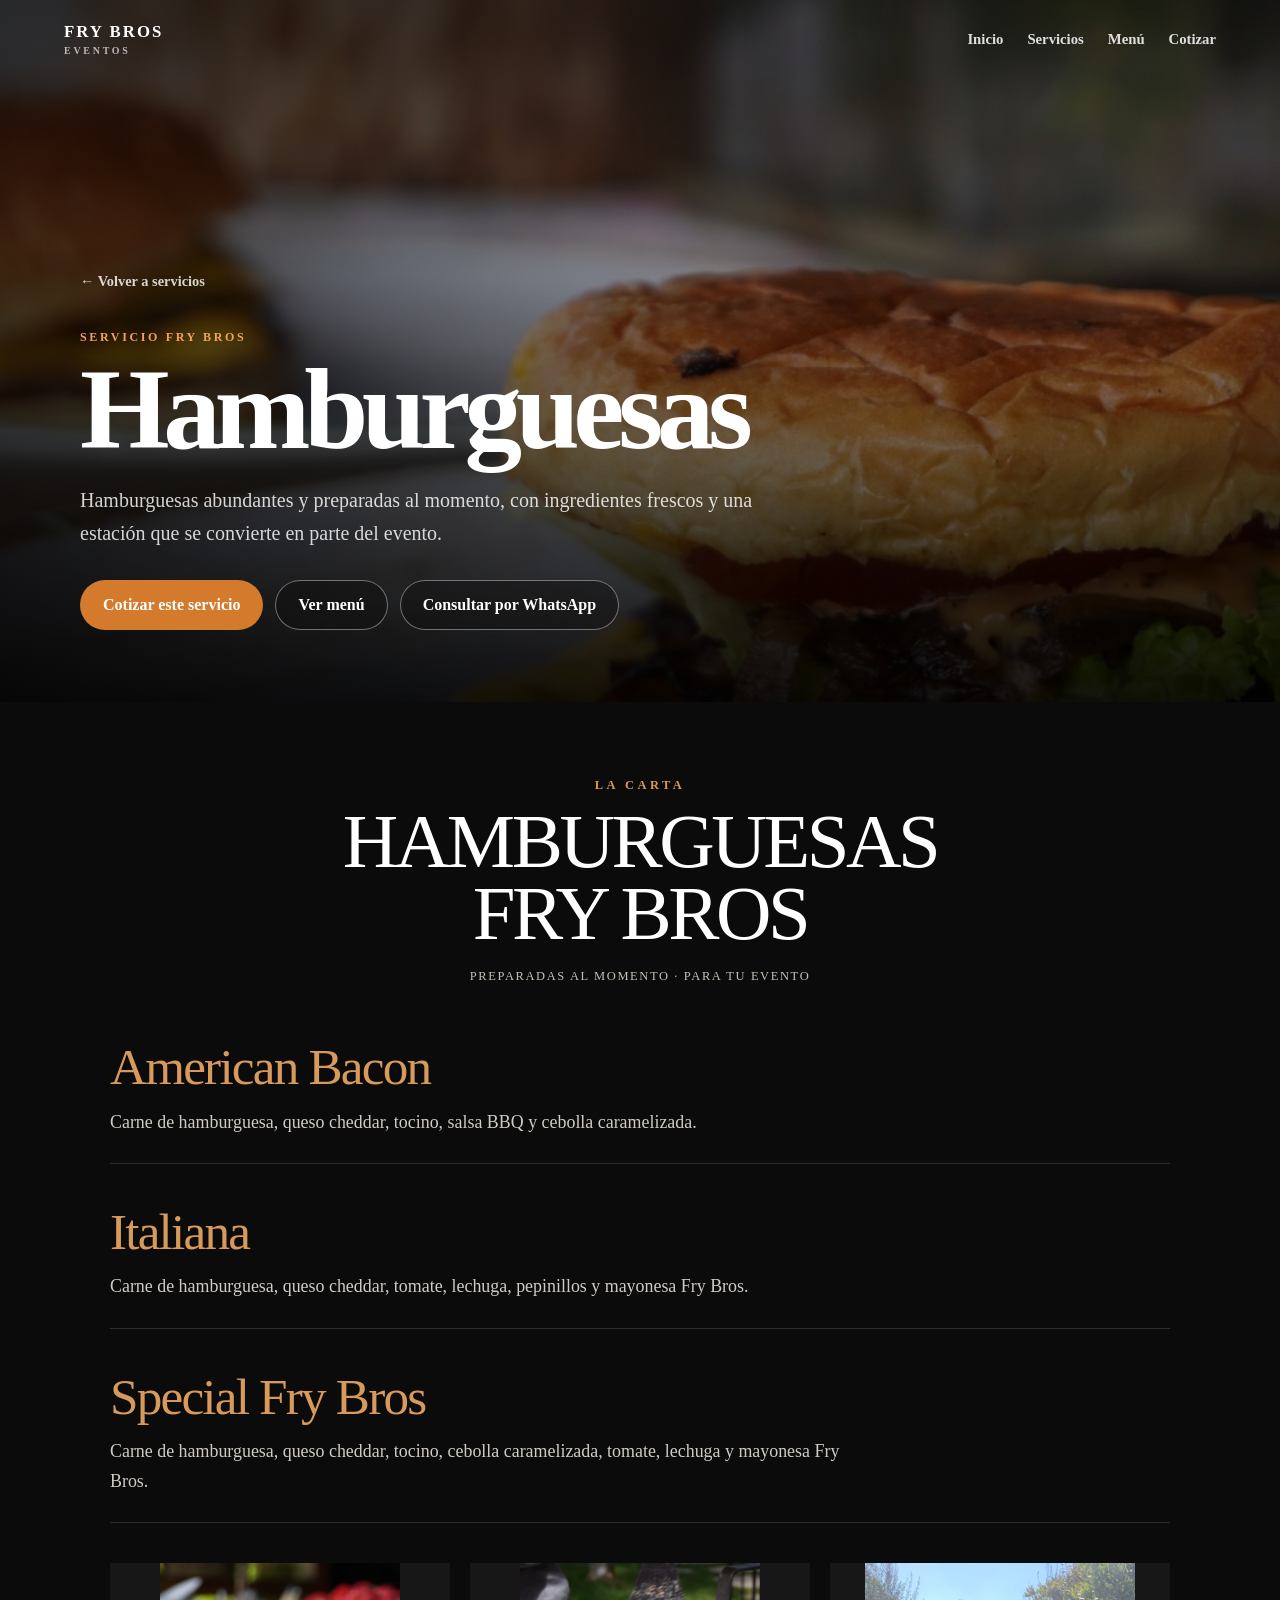
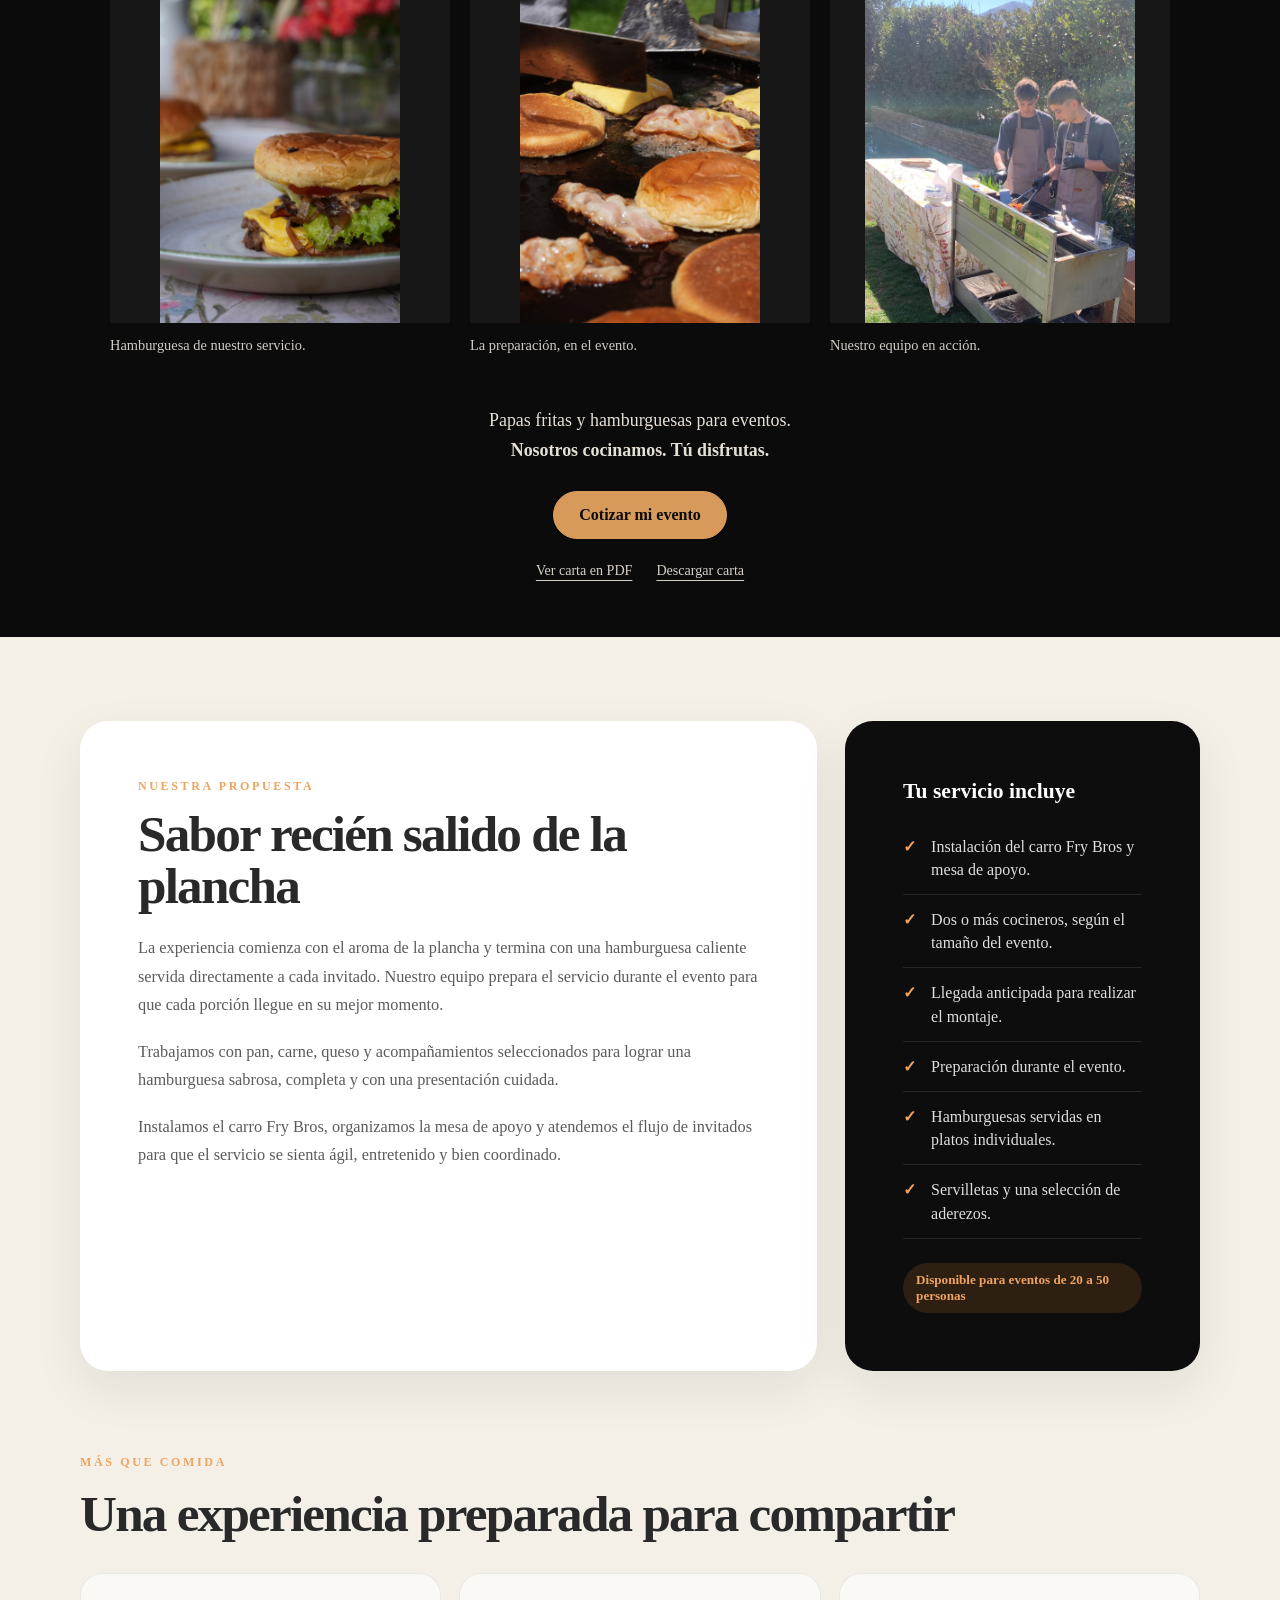
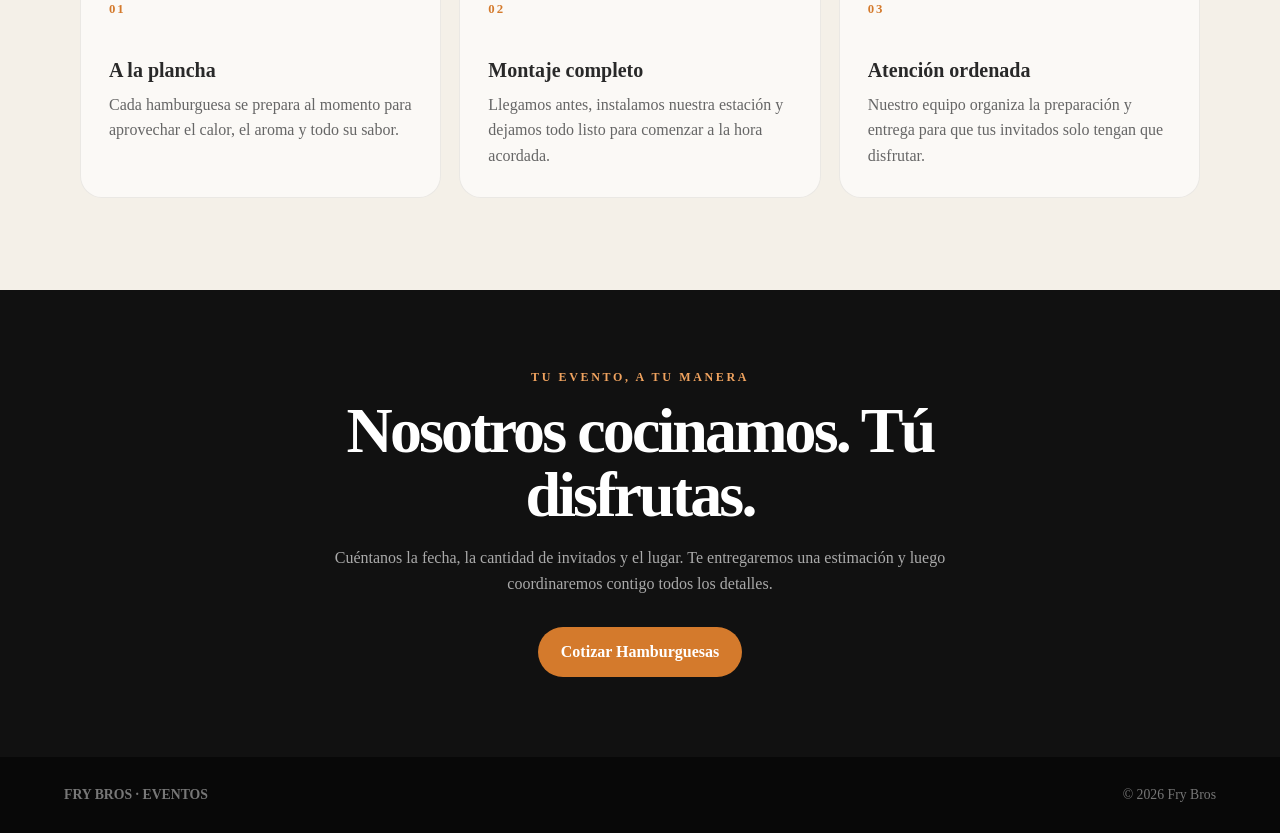
<file: pages/hamburguesas.html>
<!DOCTYPE html>
<html lang="es">
<head>
  <meta charset="UTF-8">
  <meta name="viewport" content="width=device-width, initial-scale=1.0">
  <meta name="description" content="Servicio de hamburguesas preparadas al momento para eventos con Fry Bros.">
  <title>Hamburguesas | Fry Bros Eventos</title>
  <link rel="stylesheet" href="../css/detalle-servicio.css">
  <link rel="stylesheet" href="../css/menu-hamburguesas.css">
</head>
<body class="detalle-body" data-servicio="hamburguesas">
  <div id="detalle-servicio"></div>
  <script src="../js/detalle-servicio.js"></script>
</body>
</html>
</file>
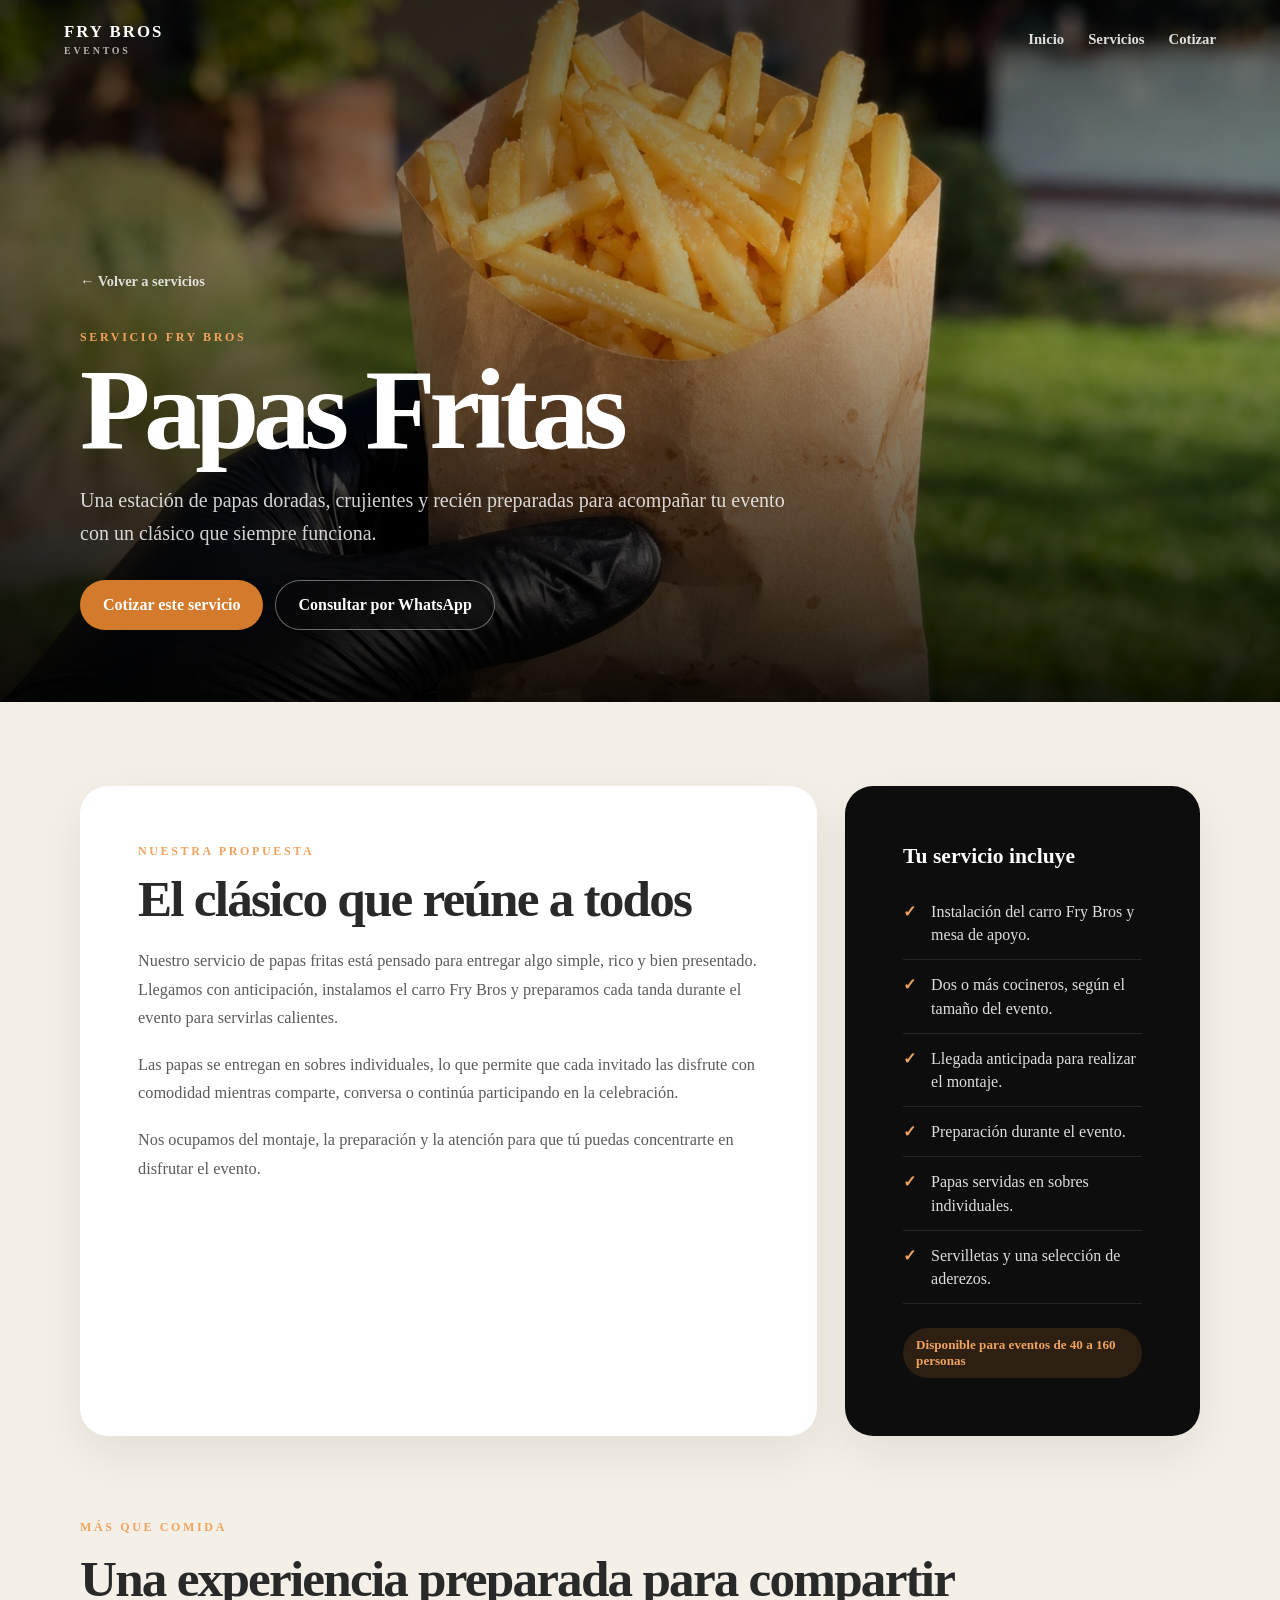
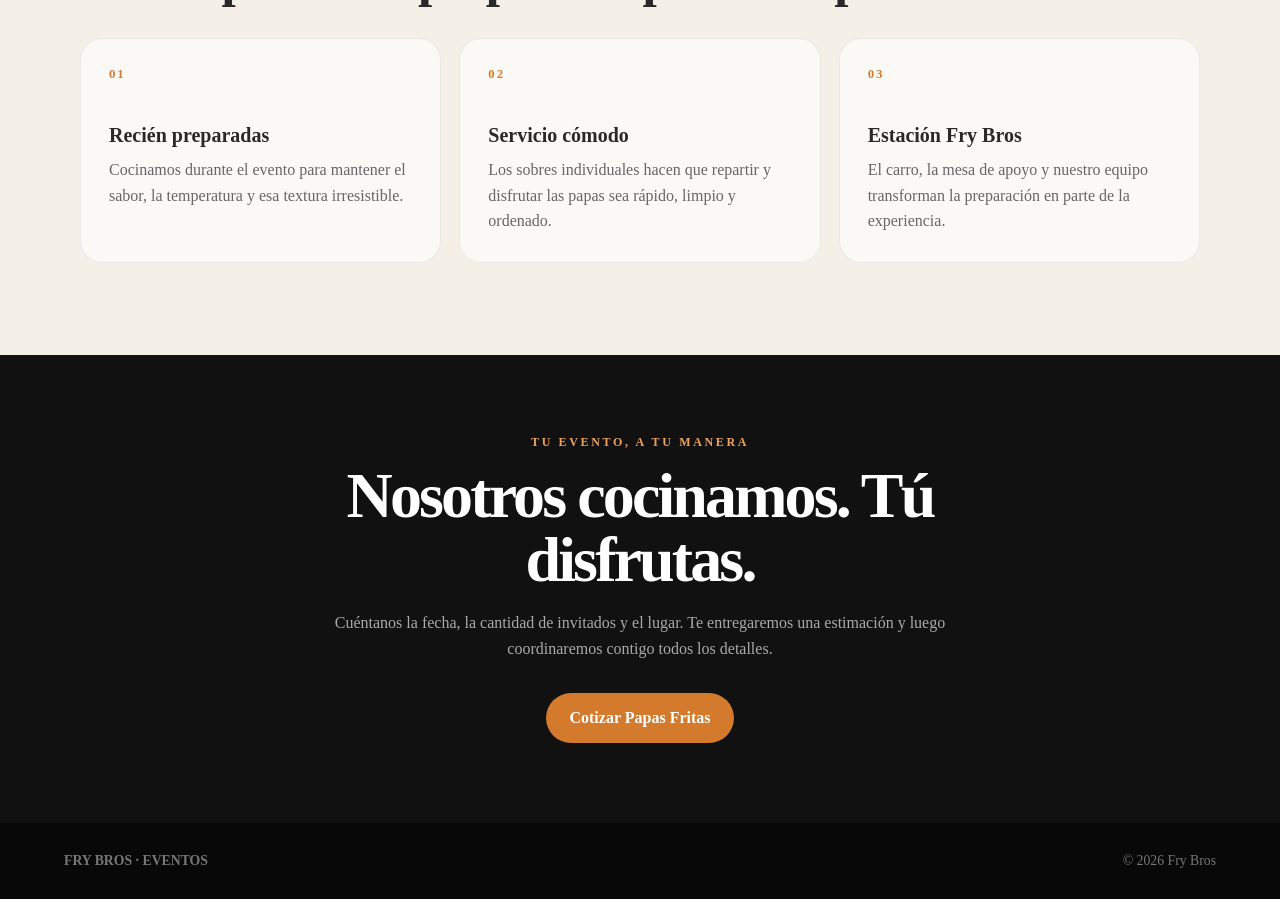
<file: pages/papas-fritas.html>
<!DOCTYPE html>
<html lang="es">
<head>
  <meta charset="UTF-8">
  <meta name="viewport" content="width=device-width, initial-scale=1.0">
  <meta name="description" content="Servicio de papas fritas preparadas al momento para eventos con Fry Bros.">
  <title>Papas Fritas | Fry Bros Eventos</title>
  <link rel="stylesheet" href="../css/detalle-servicio.css">
</head>
<body class="detalle-body" data-servicio="papas-fritas">
  <div id="detalle-servicio"></div>
  <script src="../js/detalle-servicio.js"></script>
</body>
</html>
</file>
<file: css/detalle-servicio.css>
:root {
  --detalle-negro: #0d0d0d;
  --detalle-crema: #f4f0e8;
  --detalle-naranja: #d47a2c;
  --detalle-texto: #292929;
}

* {
  box-sizing: border-box;
}

html {
  scroll-behavior: smooth;
}

body.detalle-body {
  margin: 0;
  background: var(--detalle-crema);
  color: var(--detalle-texto);
  font-family: "Times New Roman", Times, serif;
}

.detalle-nav {
  position: absolute;
  z-index: 10;
  top: 0;
  left: 0;
  width: 100%;
  padding: 22px 5%;
  display: flex;
  align-items: center;
  justify-content: space-between;
  gap: 24px;
  color: #fff;
}

.detalle-marca {
  color: #fff;
  text-decoration: none;
  font-size: 1.05rem;
  font-weight: 900;
  letter-spacing: 0.12em;
}

.detalle-marca small {
  display: block;
  margin-top: 3px;
  color: rgba(255, 255, 255, 0.68);
  font-size: 0.62rem;
  letter-spacing: 0.28em;
}

.detalle-nav nav {
  display: flex;
  gap: 24px;
}

.detalle-nav nav a {
  color: rgba(255, 255, 255, 0.86);
  text-decoration: none;
  font-size: 0.92rem;
  font-weight: 700;
}

.detalle-nav nav a:hover,
.detalle-nav nav a:focus-visible {
  color: #fff;
}

.detalle-hero {
  --hero-image: none;
  position: relative;
  min-height: 78vh;
  display: flex;
  align-items: flex-end;
  isolation: isolate;
  overflow: hidden;
  background-image: var(--hero-image);
  background-position: var(--hero-position, center);
  background-size: cover;
  color: #fff;
}

.detalle-hero::before {
  content: "";
  position: absolute;
  z-index: -1;
  inset: 0;
  background:
    linear-gradient(180deg, rgba(0, 0, 0, 0.5) 0%, rgba(0, 0, 0, 0.16) 35%, rgba(0, 0, 0, 0.88) 100%),
    linear-gradient(90deg, rgba(0, 0, 0, 0.55), transparent 70%);
}

.detalle-hero-contenido,
.detalle-contenedor {
  width: min(1120px, 90%);
  margin: 0 auto;
}

.detalle-hero-contenido {
  padding: 150px 0 72px;
}

.detalle-volver {
  display: inline-flex;
  margin-bottom: 40px;
  color: rgba(255, 255, 255, 0.82);
  text-decoration: none;
  font-size: 0.9rem;
  font-weight: 700;
}

.detalle-etiqueta {
  display: block;
  margin-bottom: 14px;
  color: #f0a35f;
  font-size: 0.75rem;
  font-weight: 900;
  letter-spacing: 0.22em;
}

.detalle-hero h1 {
  max-width: 850px;
  margin: 0;
  font-size: clamp(3.3rem, 9vw, 7.6rem);
  line-height: 0.88;
  letter-spacing: -0.055em;
}

.detalle-hero-bajada {
  max-width: 720px;
  margin: 24px 0 0;
  color: rgba(255, 255, 255, 0.82);
  font-size: clamp(1rem, 2vw, 1.25rem);
  line-height: 1.65;
}

.detalle-acciones {
  display: flex;
  flex-wrap: wrap;
  gap: 12px;
  margin-top: 30px;
}

.detalle-boton {
  display: inline-flex;
  align-items: center;
  justify-content: center;
  min-height: 50px;
  padding: 0 22px;
  border: 1px solid transparent;
  border-radius: 999px;
  background: var(--detalle-naranja);
  color: #fff;
  text-decoration: none;
  font-weight: 800;
  transition: transform 0.2s ease, background 0.2s ease;
}

.detalle-boton:hover {
  transform: translateY(-2px);
  background: #e28a3c;
}

.detalle-boton-secundario {
  border-color: rgba(255, 255, 255, 0.4);
  background: rgba(12, 12, 12, 0.36);
  backdrop-filter: blur(10px);
}

.detalle-carta {
  padding: 84px 0;
}

.detalle-carta-grid {
  display: grid;
  grid-template-columns: minmax(0, 1.35fr) minmax(280px, 0.65fr);
  gap: 28px;
  align-items: stretch;
}

.detalle-panel {
  padding: clamp(30px, 5vw, 58px);
  border-radius: 28px;
  background: #fff;
  box-shadow: 0 18px 50px rgba(31, 22, 12, 0.08);
}

.detalle-panel-oscuro {
  background: var(--detalle-negro);
  color: #fff;
}

.detalle-panel h2 {
  margin: 0 0 22px;
  font-size: clamp(2rem, 4vw, 3.5rem);
  line-height: 1.02;
  letter-spacing: -0.035em;
}

.detalle-panel p {
  margin: 0 0 18px;
  color: #5b5b5b;
  font-size: 1.02rem;
  line-height: 1.75;
}

.detalle-panel-oscuro p {
  color: #bdbdbd;
}

.detalle-panel h3 {
  margin: 0 0 18px;
  font-size: 1.35rem;
}

.detalle-lista {
  margin: 0;
  padding: 0;
  list-style: none;
}

.detalle-lista li {
  position: relative;
  padding: 13px 0 13px 28px;
  border-bottom: 1px solid rgba(255, 255, 255, 0.1);
  color: #dedede;
  line-height: 1.45;
}

.detalle-lista li::before {
  content: "✓";
  position: absolute;
  left: 0;
  color: #f0a35f;
  font-weight: 900;
}

.detalle-rango {
  display: inline-flex;
  margin-top: 24px;
  padding: 9px 13px;
  border-radius: 999px;
  background: rgba(212, 122, 44, 0.16);
  color: #f0a35f;
  font-size: 0.82rem;
  font-weight: 900;
}

.detalle-menu {
  padding: 90px 0;
  background: #111;
  color: #fff;
}

.detalle-menu-encabezado {
  display: grid;
  grid-template-columns: minmax(0, 1fr) minmax(280px, 0.7fr);
  gap: 40px;
  align-items: end;
  margin-bottom: 34px;
}

.detalle-menu-encabezado h2 {
  margin: 0;
  font-size: clamp(2.5rem, 5vw, 4.7rem);
  line-height: 0.95;
  letter-spacing: -0.045em;
}

.detalle-menu-encabezado p {
  margin: 0;
  color: #aaa;
  line-height: 1.7;
}

.detalle-menu-grid {
  display: grid;
  grid-template-columns: repeat(3, minmax(0, 1fr));
  gap: 18px;
}

.detalle-menu-card {
  min-height: 250px;
  padding: 30px;
  border: 1px solid rgba(255, 255, 255, 0.1);
  border-radius: 24px;
  background: linear-gradient(145deg, #1c1c1c, #151515);
}

.detalle-menu-card > span {
  display: block;
  margin-bottom: 58px;
  color: #f0a35f;
  font-size: 0.78rem;
  font-weight: 900;
  letter-spacing: 0.16em;
}

.detalle-menu-card h3 {
  margin: 0 0 14px;
  font-size: 1.45rem;
}

.detalle-menu-card p {
  margin: 0;
  color: #b8b8b8;
  line-height: 1.65;
}

.detalle-menu-documento {
  margin-top: 28px;
  overflow: hidden;
  border: 1px solid rgba(212, 122, 44, 0.42);
  border-radius: 28px;
  background: #f4f0e8;
}

.detalle-menu-documento-barra {
  display: flex;
  align-items: center;
  justify-content: space-between;
  gap: 24px;
  padding: 28px;
  color: #1d1d1d;
}

.detalle-menu-documento-barra .detalle-etiqueta {
  margin-bottom: 8px;
}

.detalle-menu-documento-barra h3 {
  margin: 0;
  font-size: 1.45rem;
}

.detalle-menu-documento-acciones {
  display: flex;
  flex-wrap: wrap;
  justify-content: flex-end;
  gap: 10px;
}

.detalle-boton-claro {
  border-color: rgba(17, 17, 17, 0.16);
  background: #fff;
  color: #1d1d1d;
}

.detalle-boton-claro:hover {
  background: #f6e5d5;
}

.detalle-menu-pdf {
  width: 100%;
  height: 840px;
  display: block;
  border: 0;
  background: #fff;
}

.detalle-destacados {
  padding: 0 0 92px;
}

.detalle-destacados h2 {
  margin: 0 0 30px;
  font-size: clamp(2rem, 4vw, 3.4rem);
  letter-spacing: -0.035em;
}

.detalle-destacados-grid {
  display: grid;
  grid-template-columns: repeat(3, 1fr);
  gap: 18px;
}

.detalle-destacado {
  min-height: 210px;
  padding: 28px;
  border: 1px solid rgba(46, 32, 19, 0.08);
  border-radius: 22px;
  background: rgba(255, 255, 255, 0.62);
}

.detalle-numero {
  display: block;
  margin-bottom: 42px;
  color: var(--detalle-naranja);
  font-size: 0.8rem;
  font-weight: 900;
  letter-spacing: 0.15em;
}

.detalle-destacado h3 {
  margin: 0 0 10px;
  font-size: 1.25rem;
}

.detalle-destacado p {
  margin: 0;
  color: #666;
  line-height: 1.6;
}

.detalle-cta {
  padding: 80px 0;
  background: #111;
  color: #fff;
  text-align: center;
}

.detalle-cta h2 {
  max-width: 760px;
  margin: 0 auto 18px;
  font-size: clamp(2.3rem, 5vw, 4.6rem);
  line-height: 1;
  letter-spacing: -0.045em;
}

.detalle-cta p {
  max-width: 620px;
  margin: 0 auto;
  color: #aaa;
  line-height: 1.65;
}

.detalle-cta .detalle-acciones {
  justify-content: center;
}

.detalle-footer {
  padding: 30px 5%;
  display: flex;
  justify-content: space-between;
  gap: 20px;
  background: #080808;
  color: #777;
  font-size: 0.86rem;
}

@media (max-width: 820px) {
  .detalle-nav nav {
    display: none;
  }

  .detalle-hero {
    min-height: 72vh;
  }

  .detalle-carta-grid,
  .detalle-destacados-grid,
  .detalle-menu-grid,
  .detalle-menu-encabezado {
    grid-template-columns: 1fr;
  }

  .detalle-menu-card {
    min-height: auto;
  }

  .detalle-menu-card > span {
    margin-bottom: 30px;
  }

  .detalle-menu-documento-barra {
    align-items: flex-start;
    flex-direction: column;
  }

  .detalle-menu-documento-acciones {
    width: 100%;
    justify-content: flex-start;
  }

  .detalle-destacado {
    min-height: auto;
  }

  .detalle-numero {
    margin-bottom: 25px;
  }
}

@media (max-width: 520px) {
  .detalle-nav {
    padding: 18px 5%;
  }

  .detalle-hero-contenido {
    padding-bottom: 52px;
  }

  .detalle-volver {
    margin-bottom: 28px;
  }

  .detalle-acciones,
  .detalle-boton {
    width: 100%;
  }

  .detalle-carta {
    padding: 58px 0;
  }

  .detalle-menu {
    padding: 65px 0;
  }

  .detalle-menu-pdf {
    height: 620px;
  }

  .detalle-menu-documento-acciones,
  .detalle-menu-documento-acciones .detalle-boton {
    width: 100%;
  }

  .detalle-footer {
</file>
<file: css/menu-hamburguesas.css>
.burger-menu{--accent:#d89a5b;background:#0b0b0b;color:#fff;padding:76px max(6%,calc((100% - 1060px)/2)) 58px;scroll-margin-top:20px}
.burger-menu-heading{max-width:690px;margin:0 auto 54px;text-align:center}.burger-menu-heading>p{margin:0 0 13px;color:var(--accent);font-size:.78rem;font-weight:700;letter-spacing:.28em}.burger-menu-heading h2{margin:0 0 16px;color:#fff;font-family:"Times New Roman",Times,serif;font-size:clamp(2.7rem,6vw,5.2rem);font-weight:400;line-height:.94;letter-spacing:-.045em}.burger-menu-heading>span{color:#c7c0b7;font-size:.78rem;letter-spacing:.13em;line-height:1.6}
.burger-options{display:grid;gap:42px}.burger-option{display:grid;grid-template-columns:minmax(0,1fr) minmax(260px,.9fr);align-items:center;gap:48px;padding:0 0 42px;border-bottom:1px solid rgba(255,255,255,.14)}.burger-option:nth-child(even){grid-template-columns:minmax(260px,.9fr) minmax(0,1fr)}.burger-option:nth-child(even) .burger-copy{order:2}.burger-copy h3{margin:0 0 15px;color:var(--accent);font-family:"Times New Roman",Times,serif;font-size:clamp(2rem,4vw,3.35rem);font-weight:400;letter-spacing:-.035em;line-height:1}.burger-copy p{max-width:470px;margin:0;color:#d0cbc5;font-size:1.12rem;line-height:1.65}.burger-foto{aspect-ratio:4/5;margin:0;overflow:hidden;border-radius:3px;background:#181818;box-shadow:0 20px 44px rgba(0,0,0,.32)}.burger-foto img{width:100%;height:100%;display:block;object-fit:cover;transition:transform .5s ease}.burger-option:hover .burger-foto img{transform:scale(1.035)}
.burger-menu-bottom{max-width:680px;margin:48px auto 0;text-align:center}.burger-menu-bottom p{margin:0;color:#e6dfd5;font-size:1.12rem;line-height:1.7}.burger-pill{display:inline-block;margin:25px 0 0;padding:14px 25px;border:1px solid var(--accent);border-radius:999px;color:#0b0b0b;background:var(--accent);font-size:1rem;font-weight:700;text-decoration:none;transition:transform .2s ease,background .2s ease}.burger-pill:hover{transform:translateY(-2px);background:#e5aa6d}.burger-downloads{display:flex;justify-content:center;gap:24px;flex-wrap:wrap;margin:23px 0 0}.burger-downloads a{color:#d7d0c7;font-size:.88rem;text-underline-offset:5px}.burger-menu a:focus-visible{outline:3px solid #fff;outline-offset:5px}
@media(max-width:640px){.burger-menu{padding:58px 6% 46px}.burger-menu-heading{margin-bottom:38px}.burger-options{gap:30px}.burger-option,.burger-option:nth-child(even){grid-template-columns:1fr;gap:20px;padding-bottom:30px}.burger-option:nth-child(even) .burger-copy{order:0}.burger-copy p{font-size:1.04rem}.burger-foto{max-width:390px}.burger-menu-bottom{margin-top:38px}}

.burger-option,.burger-option:nth-child(even){display:block;padding-bottom:26px}.burger-copy p{max-width:760px}
.burger-real-gallery{display:grid;grid-template-columns:repeat(3,minmax(0,1fr));gap:20px;margin-top:40px}
.burger-real-gallery figure{margin:0}.burger-real-gallery img{display:block;width:100%;height:360px;object-fit:contain;background:#171717}
.burger-real-gallery figcaption{margin-top:12px;color:#d0cbc5;font-size:.9rem;line-height:1.5}
@media(max-width:700px){.burger-real-gallery{grid-template-columns:1fr}.burger-real-gallery img{height:420px}}
</file>
